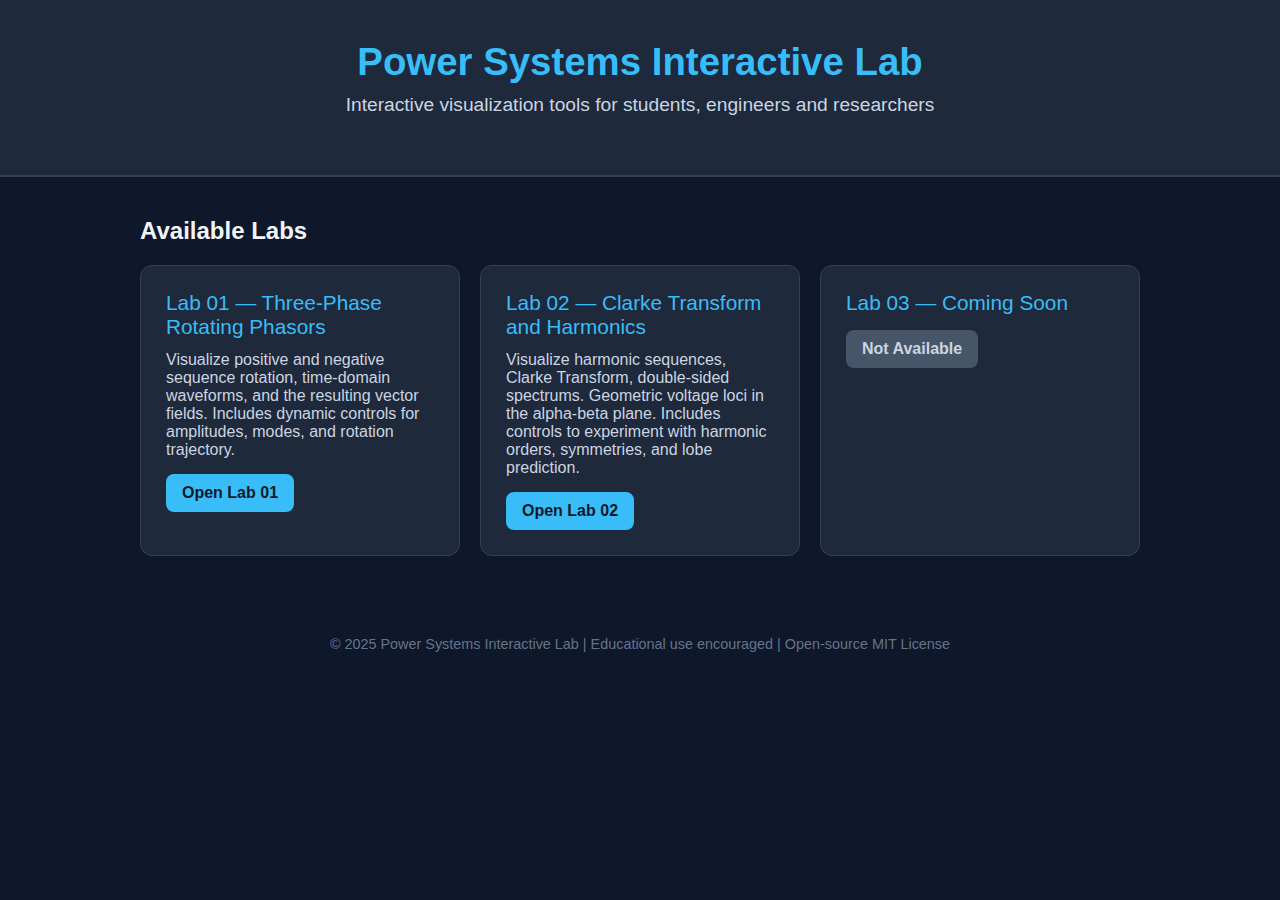
<file: docs/index.html>
<!DOCTYPE html>
<html lang="en">
<head>
    <meta charset="UTF-8" />
    <meta name="viewport" content="width=device-width, initial-scale=1.0" />
    <title>Power Systems Interactive Lab</title>

    <style>
        body {
            margin: 0;
            padding: 0;
            font-family: "Segoe UI", Roboto, Helvetica, Arial, sans-serif;
            background: #0f172a;
            color: #f1f5f9;
        }

        header {
            padding: 40px 20px;
            text-align: center;
            background: #1e293b;
            border-bottom: 2px solid #334155;
        }

        h1 {
            margin: 0;
            font-size: 2.4rem;
            font-weight: 700;
            color: #38bdf8;
        }

        p.subtitle {
            margin-top: 10px;
            font-size: 1.2rem;
            color: #cbd5e1;
        }

        .container {
            max-width: 1000px;
            margin: 40px auto;
            padding: 0 20px;
        }

        .lab-grid {
            display: grid;
            grid-template-columns: repeat(auto-fit, minmax(280px, 1fr));
            gap: 20px;
        }

        .card {
            background: #1e293b;
            border: 1px solid #334155;
            border-radius: 12px;
            padding: 25px;
            transition: transform 0.15s ease, box-shadow 0.15s ease;
        }

        .card:hover {
            transform: translateY(-5px);
            box-shadow: 0 8px 20px rgba(0,0,0,0.4);
        }

        .card-title {
            font-size: 1.3rem;
            color: #38bdf8;
            margin-bottom: 12px;
        }

        .card-desc {
            font-size: 1rem;
            color: #cbd5e1;
            margin-bottom: 15px;
        }

        .btn {
            display: inline-block;
            padding: 10px 16px;
            border-radius: 8px;
            background: #38bdf8;
            color: #0f172a;
            font-weight: 600;
            text-decoration: none;
        }

        footer {
            margin-top: 60px;
            padding: 20px;
            text-align: center;
            color: #64748b;
            font-size: 0.9rem;
        }
    </style>
</head>

<body>

<header>
    <h1>Power Systems Interactive Lab</h1>
    <p class="subtitle">Interactive visualization tools for students, engineers and researchers</p>
</header>

<div class="container">

    <h2>Available Labs</h2>

    <div class="lab-grid">

        <!-- LAB 01 CARD -->
        <div class="card">
            <div class="card-title">Lab 01 — Three-Phase Rotating Phasors</div>
            <div class="card-desc">
                Visualize positive and negative sequence rotation,  
                time-domain waveforms, and the resulting vector fields.  
                Includes dynamic controls for amplitudes, modes, and rotation trajectory.
            </div>
            <a href="./lab01/" class="btn">Open Lab 01</a>
        </div>

        <!-- FUTURE LAB TEMPLATE -->
        <div class="card">
            <div class="card-title">Lab 02 — Clarke Transform and Harmonics</div>
            <div class="card-desc">
				Visualize harmonic sequences, Clarke Transform, double-sided spectrums.
				Geometric voltage loci in the alpha-beta plane. Includes controls to experiment with harmonic orders, symmetries, and lobe prediction.
 
            </div>
            <a href="./lab02/" class="btn">Open Lab 02</a>
        </div>

        <div class="card">
            <div class="card-title">Lab 03 — Coming Soon</div>
            <div class="card-desc">
               
            </div>
            <a href="#" class="btn" style="background:#475569; color:#cbd5e1; cursor:not-allowed;">Not Available</a>
        </div>

    </div>
</div>

<footer>
    © 2025 Power Systems Interactive Lab  
    | Educational use encouraged | Open-source MIT License
</footer>

</body>
</html>
</file>
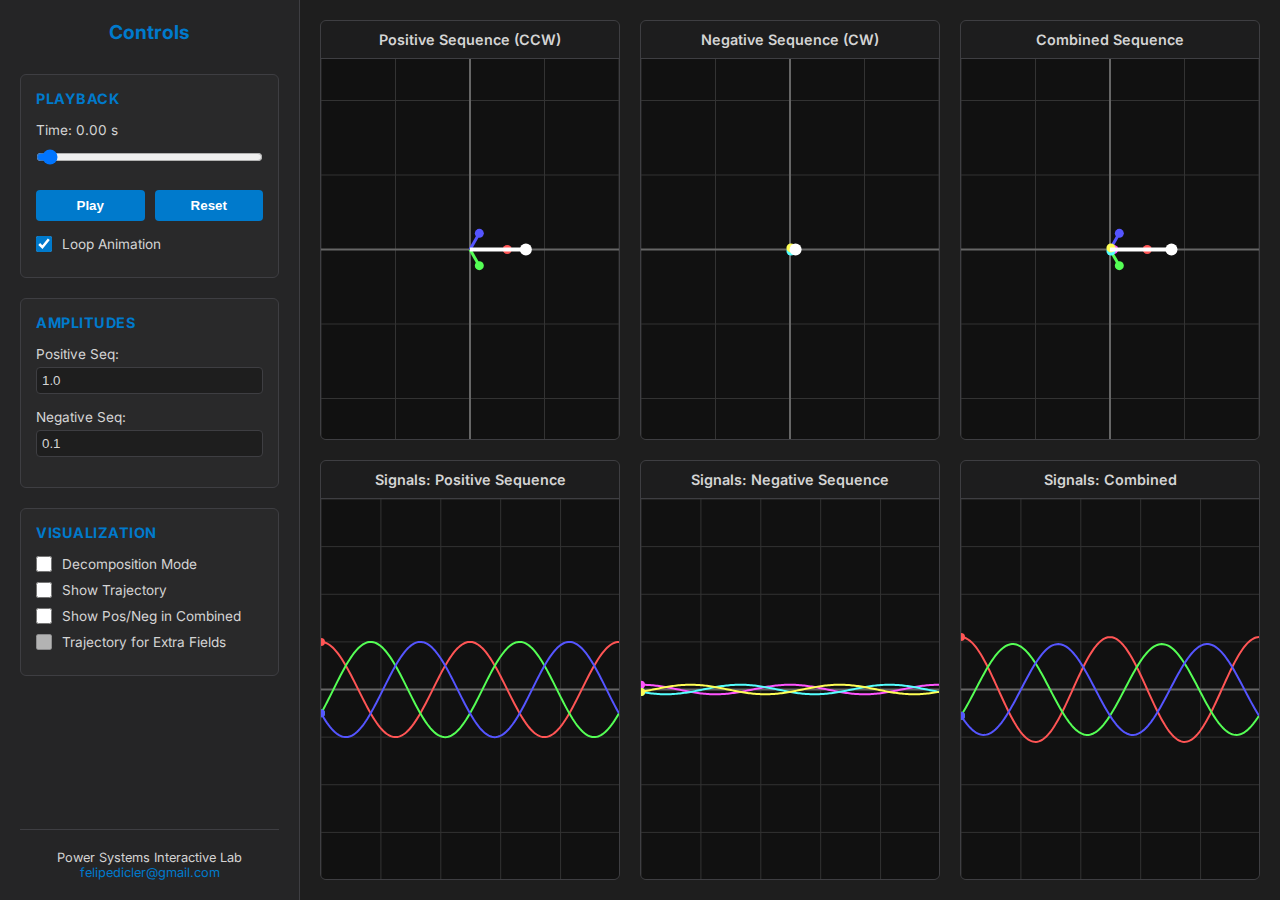
<file: 01/Web_Version/index.html>
<!DOCTYPE html>
<html lang="en">

<head>
    <meta charset="UTF-8">
    <meta name="viewport" content="width=device-width, initial-scale=1.0">
    <title>Three-Phase Sequence Visualization</title>
    <link rel="stylesheet" href="style.css">
    <!-- Google Fonts -->
    <link rel="preconnect" href="https://fonts.googleapis.com">
    <link rel="preconnect" href="https://fonts.gstatic.com" crossorigin>
    <link href="https://fonts.googleapis.com/css2?family=Inter:wght@400;500;600;700&display=swap" rel="stylesheet">
</head>

<body>

    <div class="app-container">
        <!-- Sidebar -->
        <aside class="sidebar">
            <div class="sidebar-header">
                <h2>Controls</h2>
            </div>

            <div class="control-group">
                <h3>Playback</h3>
                <div class="control-item">
                    <label for="time-slider">Time: <span id="time-display">0.00</span> s</label>
                    <input type="range" id="time-slider" min="0" max="199" value="0">
                </div>
                <div class="button-row">
                    <button id="play-btn">Play</button>
                    <button id="reset-btn">Reset</button>
                </div>
                <div class="checkbox-item">
                    <input type="checkbox" id="loop-check" checked>
                    <label for="loop-check">Loop Animation</label>
                </div>
            </div>

            <div class="control-group">
                <h3>Amplitudes</h3>
                <div class="control-item">
                    <label for="amp-pos">Positive Seq:</label>
                    <input type="number" id="amp-pos" value="1.0" step="0.1" min="0" max="10">
                </div>
                <div class="control-item">
                    <label for="amp-neg">Negative Seq:</label>
                    <input type="number" id="amp-neg" value="0.1" step="0.1" min="0" max="10">
                </div>
            </div>

            <div class="control-group">
                <h3>Visualization</h3>
                <div class="checkbox-item">
                    <input type="checkbox" id="decomp-check">
                    <label for="decomp-check">Decomposition Mode</label>
                </div>
                <div class="checkbox-item">
                    <input type="checkbox" id="traj-check">
                    <label for="traj-check">Show Trajectory</label>
                </div>
                <div class="checkbox-item">
                    <input type="checkbox" id="rot-fields-check">
                    <label for="rot-fields-check">Show Pos/Neg in Combined</label>
                </div>
                <div class="checkbox-item">
                    <input type="checkbox" id="extra-traj-check" disabled>
                    <label for="extra-traj-check">Trajectory for Extra Fields</label>
                </div>
            </div>

            <div class="sidebar-footer">
                <p>Power Systems Interactive Lab</p>
                <p><a href="mailto:felipedicler@gmail.com">felipedicler@gmail.com</a></p>
            </div>
        </aside>

        <!-- Main Content -->
        <main class="content">
            <!-- Top Row: Vector Fields -->
            <div class="grid-row">
                <div class="card">
                    <div class="card-header">Positive Sequence (CCW)</div>
                    <div class="canvas-container">
                        <canvas id="field-pos"></canvas>
                    </div>
                </div>
                <div class="card">
                    <div class="card-header">Negative Sequence (CW)</div>
                    <div class="canvas-container">
                        <canvas id="field-neg"></canvas>
                    </div>
                </div>
                <div class="card">
                    <div class="card-header">Combined Sequence</div>
                    <div class="canvas-container">
                        <canvas id="field-comb"></canvas>
                    </div>
                </div>
            </div>

            <!-- Bottom Row: Signals -->
            <div class="grid-row">
                <div class="card">
                    <div class="card-header">Signals: Positive Sequence</div>
                    <div class="canvas-container">
                        <canvas id="signal-pos"></canvas>
                    </div>
                </div>
                <div class="card">
                    <div class="card-header">Signals: Negative Sequence</div>
                    <div class="canvas-container">
                        <canvas id="signal-neg"></canvas>
                    </div>
                </div>
                <div class="card">
                    <div class="card-header">Signals: Combined</div>
                    <div class="canvas-container">
                        <canvas id="signal-comb"></canvas>
                    </div>
                </div>
            </div>
        </main>
    </div>

    <script src="script.js"></script>
</body>

</html>
</file>
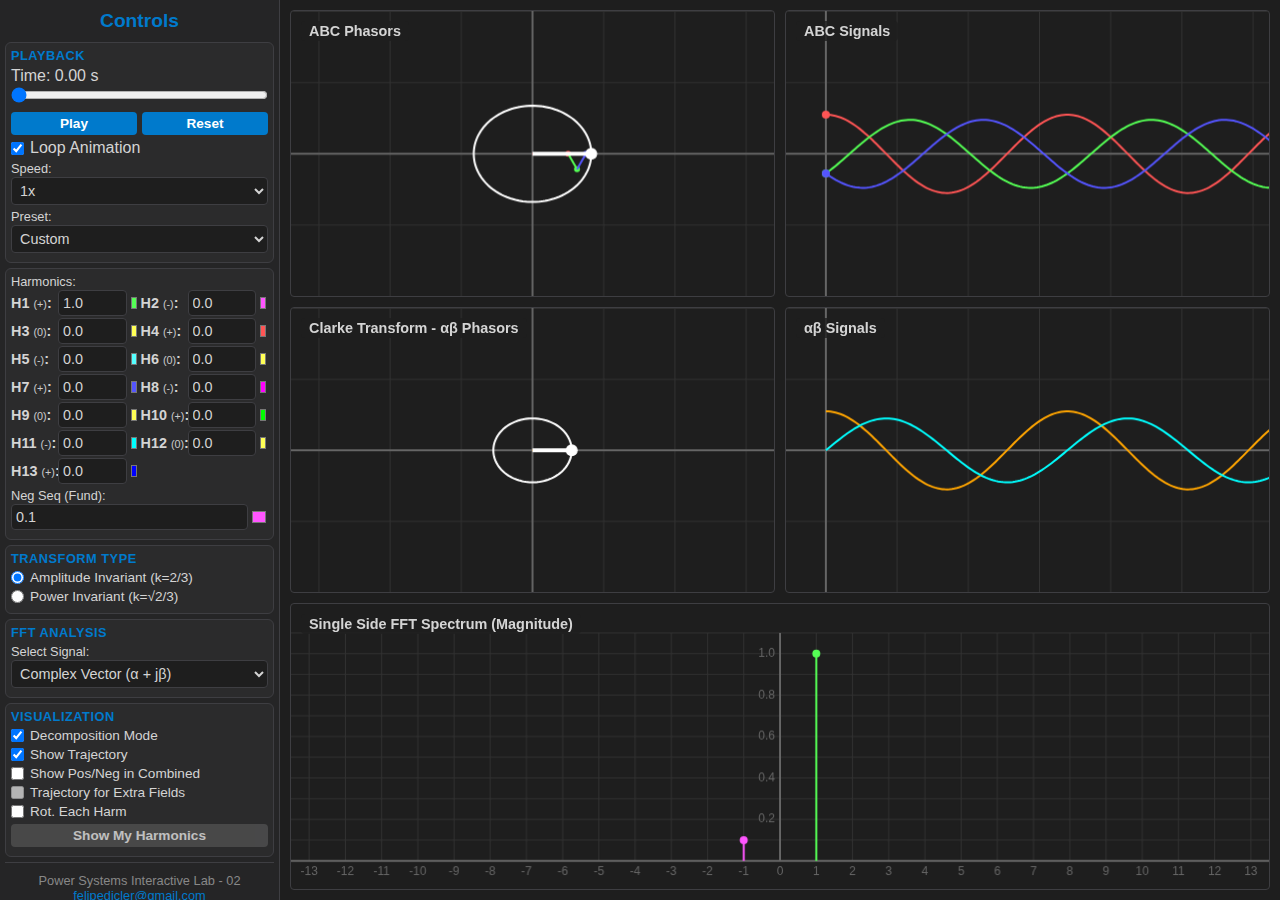
<file: docs/lab02/index.html>
<!DOCTYPE html>
<html lang="en">

<head>
    <meta charset="UTF-8">
    <meta name="viewport" content="width=device-width, initial-scale=1.0">
    <title>Clarke Transform & FFT Visualization</title>
    <link rel="stylesheet" href="style.css">
</head>

<body>
    <div class="container">
        <div class="sidebar">
            <div class="sidebar-header">
                <h2>Controls</h2>
            </div>

            <div class="control-group">
                <h3>Playback</h3>
                <div class="slider-container">
                    <label id="time-display">Time: 0.00 s</label>
                    <input type="range" id="time-slider" min="0" max="199" value="0">
                </div>
                <div class="button-row">
                    <button id="play-btn">Play</button>
                    <button id="reset-btn">Reset</button>
                </div>
                <div class="checkbox-row">
                    <input type="checkbox" id="loop-check" checked>
                    <label for="loop-check">Loop Animation</label>
                </div>
                <div class="input-group">
                    <label for="speed-select">Speed:</label>
                    <select id="speed-select">
                        <option value="0.25">0.25x</option>
                        <option value="0.5">0.5x</option>
                        <option value="1" selected>1x</option>
                        <option value="2">2x</option>
                        <option value="5">5x</option>
                        <option value="10">10x</option>
                    </select>
                </div>
                <div class="input-group">
                    <label for="preset-select">Preset:</label>
                    <select id="preset-select">
                        <option value="Custom">Custom</option>
                        <option value="Wind Blades">Wind Blades</option>
                        <option value="Oak Tree">Oak Tree</option>
                        <option value="Gear">Gear</option>
                        <option value="Hypotrochoid">Hypotrochoid</option>
                        <option value="Pure Sine">Pure Sine</option>
                    </select>
                </div>
            </div>

            <div class="control-group">
                <div class="input-group">
                    <label>Harmonics:</label>
                    <div class="harmonic-inputs">
                        <div class="h-input">
                            <label>H1 <span class="seq-pos">(+)</span>:</label>
                            <input type="number" id="amp-h1" value="1.0" step="0.1" min="0" max="10">
                            <input type="color" id="color-h1" value="#55FF55">
                        </div>
                        <div class="h-input">
                            <label>H2 <span class="seq-neg">(-)</span>:</label>
                            <input type="number" id="amp-h2" value="0.0" step="0.1" min="0" max="10">
                            <input type="color" id="color-h2" value="#FF55FF">
                        </div>
                        <div class="h-input">
                            <label>H3 <span class="seq-zero">(0)</span>:</label>
                            <input type="number" id="amp-h3" value="0.0" step="0.1" min="0" max="10">
                            <input type="color" id="color-h3" value="#FFFF55">
                        </div>
                        <div class="h-input">
                            <label>H4 <span class="seq-pos">(+)</span>:</label>
                            <input type="number" id="amp-h4" value="0.0" step="0.1" min="0" max="10">
                            <input type="color" id="color-h4" value="#FF5555">
                        </div>
                        <div class="h-input">
                            <label>H5 <span class="seq-neg">(-)</span>:</label>
                            <input type="number" id="amp-h5" value="0.0" step="0.1" min="0" max="10">
                            <input type="color" id="color-h5" value="#55FFFF">
                        </div>
                        <div class="h-input">
                            <label>H6 <span class="seq-zero">(0)</span>:</label>
                            <input type="number" id="amp-h6" value="0.0" step="0.1" min="0" max="10">
                            <input type="color" id="color-h6" value="#FFFF55">
                        </div>
                        <div class="h-input">
                            <label>H7 <span class="seq-pos">(+)</span>:</label>
                            <input type="number" id="amp-h7" value="0.0" step="0.1" min="0" max="10">
                            <input type="color" id="color-h7" value="#5555FF">
                        </div>
                        <div class="h-input">
                            <label>H8 <span class="seq-neg">(-)</span>:</label>
                            <input type="number" id="amp-h8" value="0.0" step="0.1" min="0" max="10">
                            <input type="color" id="color-h8" value="#FF00FF">
                        </div>
                        <div class="h-input">
                            <label>H9 <span class="seq-zero">(0)</span>:</label>
                            <input type="number" id="amp-h9" value="0.0" step="0.1" min="0" max="10">
                            <input type="color" id="color-h9" value="#FFFF55">
                        </div>
                        <div class="h-input">
                            <label>H10 <span class="seq-pos">(+)</span>:</label>
                            <input type="number" id="amp-h10" value="0.0" step="0.1" min="0" max="10">
                            <input type="color" id="color-h10" value="#00FF00">
                        </div>
                        <div class="h-input">
                            <label>H11 <span class="seq-neg">(-)</span>:</label>
                            <input type="number" id="amp-h11" value="0.0" step="0.1" min="0" max="10">
                            <input type="color" id="color-h11" value="#00FFFF">
                        </div>
                        <div class="h-input">
                            <label>H12 <span class="seq-zero">(0)</span>:</label>
                            <input type="number" id="amp-h12" value="0.0" step="0.1" min="0" max="10">
                            <input type="color" id="color-h12" value="#FFFF55">
                        </div>
                        <div class="h-input">
                            <label>H13 <span class="seq-pos">(+)</span>:</label>
                            <input type="number" id="amp-h13" value="0.0" step="0.1" min="0" max="10">
                            <input type="color" id="color-h13" value="#0000FF">
                        </div>
                    </div>
                </div>
                <div class="input-group">
                    <label for="amp-neg">Neg Seq (Fund):</label>
                    <div class="h-input">
                        <input type="number" id="amp-neg" value="0.1" step="0.1" min="0" max="10">
                        <input type="color" id="color-neg" value="#FF55FF">
                    </div>
                </div>
            </div>

            <div class="control-group">
                <h3>Transform Type</h3>
                <div class="radio-group">
                    <div>
                        <input type="radio" id="trans-amp" name="transform-type" value="amp" checked>
                        <label for="trans-amp">Amplitude Invariant (k=2/3)</label>
                    </div>
                    <div>
                        <input type="radio" id="trans-power" name="transform-type" value="power">
                        <label for="trans-power">Power Invariant (k=√2/3)</label>
                    </div>
                </div>
            </div>

            <div class="control-group">
                <h3>FFT Analysis</h3>
                <div class="input-group">
                    <label for="fft-signal-select">Select Signal:</label>
                    <select id="fft-signal-select">
                        <option value="Phase A">Phase A</option>
                        <option value="Phase B">Phase B</option>
                        <option value="Phase C">Phase C</option>
                        <option value="Alpha">Alpha</option>
                        <option value="Beta">Beta</option>
                        <option value="Complex Vector" selected>Complex Vector (α + jβ)</option>
                    </select>
                </div>
            </div>

            <div class="control-group">
                <h3>Visualization</h3>
                <div class="checkbox-group">
                    <div>
                        <input type="checkbox" id="decomp-check" checked>
                        <label for="decomp-check">Decomposition Mode</label>
                    </div>
                    <div>
                        <input type="checkbox" id="traj-check" checked>
                        <label for="traj-check">Show Trajectory</label>
                    </div>
                    <div>
                        <input type="checkbox" id="rot-fields-check">
                        <label for="rot-fields-check">Show Pos/Neg in Combined</label>
                    </div>
                    <div>
                        <input type="checkbox" id="extra-traj-check" disabled>
                        <label for="extra-traj-check">Trajectory for Extra Fields</label>
                    </div>
                    <div>
                        <input type="checkbox" id="rot-harm-check">
                        <label for="rot-harm-check">Rot. Each Harm</label>
                    </div>
                    <div class="button-row" style="margin-top: 5px;">
                        <button id="show-harm-btn" disabled>Show My Harmonics</button>
                    </div>
                </div>
            </div>

            <div class="sidebar-footer">
                <p>Power Systems Interactive Lab - 02</p>
                <a href="mailto:felipedicler@gmail.com">felipedicler@gmail.com</a>
            </div>
        </div>

        <div class="main-content">
            <div class="plot-grid" style="position: relative;">
                <svg id="overlay"
                    style="position: absolute; width: 100%; height: 100%; pointer-events: none; z-index: 100; top: 0; left: 0;"></svg>
                <div class="plot-container">
                    <h3> ABC Phasors</h3>
                    <canvas id="field-combined"></canvas>
                </div>
                <div class="plot-container">
                    <h3>ABC Signals</h3>
                    <canvas id="signal-combined"></canvas>
                </div>
                <div class="plot-container">
                    <h3>Clarke Transform - αβ Phasors</h3>
                    <canvas id="field-clarke"></canvas>
                </div>
                <div class="plot-container">
                    <h3>αβ Signals</h3>
                    <canvas id="signal-clarke"></canvas>
                </div>
                <div class="plot-container fft-container">
                    <h3>Single Side FFT Spectrum (Magnitude)</h3>
                    <canvas id="signal-fft"></canvas>
                </div>
            </div>
        </div>
    </div>
    <script src="script.js"></script>
</body>

</html>
</file>
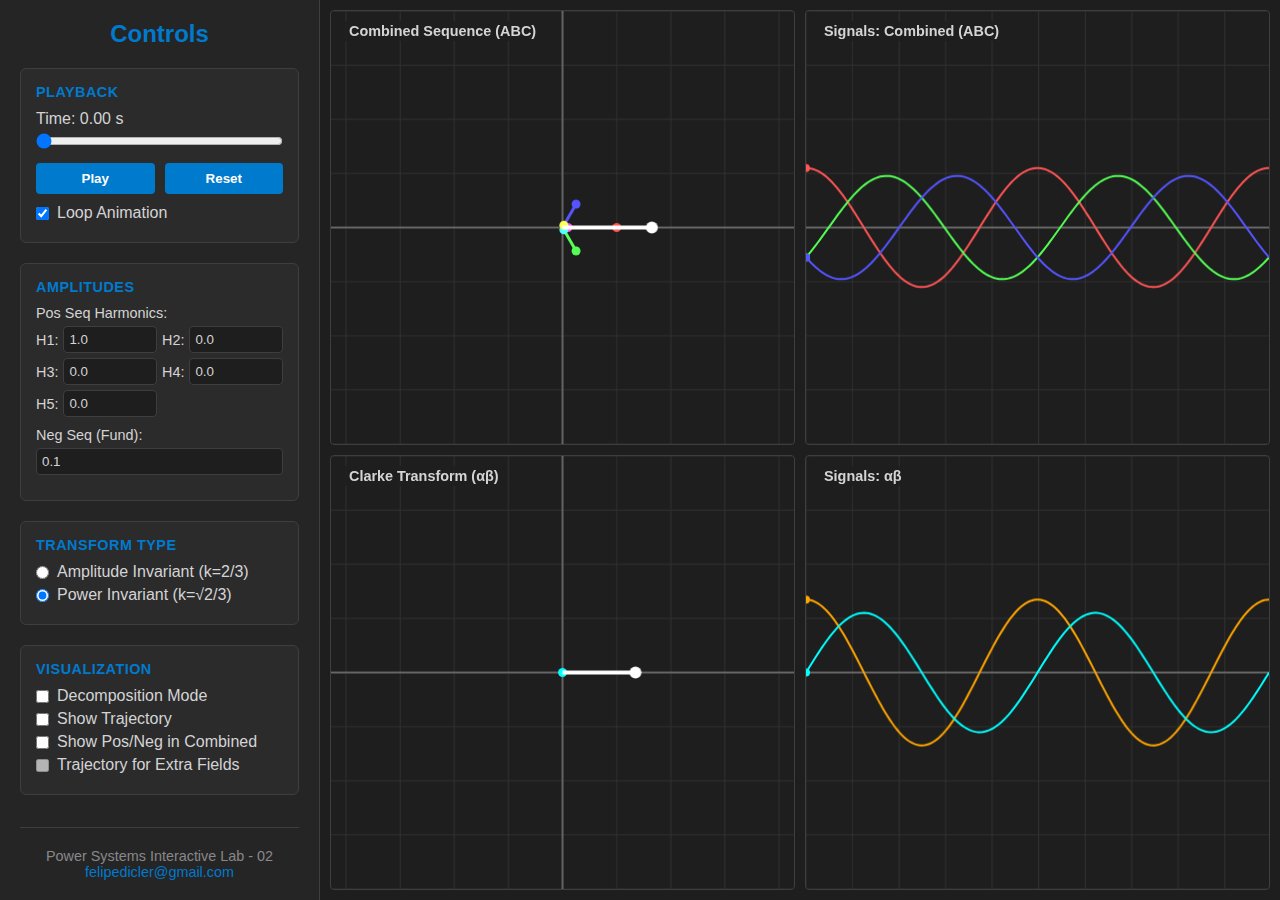
<file: docs/lab02_old/web_version/index.html>
<!DOCTYPE html>
<html lang="en">

<head>
    <meta charset="UTF-8">
    <meta name="viewport" content="width=device-width, initial-scale=1.0">
    <title>Clarke Transform Visualization</title>
    <link rel="stylesheet" href="style.css">
</head>

<body>
    <div class="container">
        <div class="sidebar">
            <div class="sidebar-header">
                <h2>Controls</h2>
            </div>

            <div class="control-group">
                <h3>Playback</h3>
                <div class="slider-container">
                    <label id="time-display">Time: 0.00 s</label>
                    <input type="range" id="time-slider" min="0" max="199" value="0">
                </div>
                <div class="button-row">
                    <button id="play-btn">Play</button>
                    <button id="reset-btn">Reset</button>
                </div>
                <div class="checkbox-row">
                    <input type="checkbox" id="loop-check" checked>
                    <label for="loop-check">Loop Animation</label>
                </div>
            </div>

            <div class="control-group">
                <h3>Amplitudes</h3>
                <div class="input-group">
                    <label>Pos Seq Harmonics:</label>
                    <div class="harmonic-inputs">
                        <div class="h-input">
                            <label>H1:</label>
                            <input type="number" id="amp-h1" value="1.0" step="0.1" min="0" max="10">
                        </div>
                        <div class="h-input">
                            <label>H2:</label>
                            <input type="number" id="amp-h2" value="0.0" step="0.1" min="0" max="10">
                        </div>
                        <div class="h-input">
                            <label>H3:</label>
                            <input type="number" id="amp-h3" value="0.0" step="0.1" min="0" max="10">
                        </div>
                        <div class="h-input">
                            <label>H4:</label>
                            <input type="number" id="amp-h4" value="0.0" step="0.1" min="0" max="10">
                        </div>
                        <div class="h-input">
                            <label>H5:</label>
                            <input type="number" id="amp-h5" value="0.0" step="0.1" min="0" max="10">
                        </div>
                    </div>
                </div>
                <div class="input-group">
                    <label for="amp-neg">Neg Seq (Fund):</label>
                    <input type="number" id="amp-neg" value="0.1" step="0.1" min="0" max="10">
                </div>
            </div>

            <div class="control-group">
                <h3>Transform Type</h3>
                <div class="radio-group">
                    <div>
                        <input type="radio" id="trans-amp" name="transform-type" value="amp">
                        <label for="trans-amp">Amplitude Invariant (k=2/3)</label>
                    </div>
                    <div>
                        <input type="radio" id="trans-power" name="transform-type" value="power" checked>
                        <label for="trans-power">Power Invariant (k=√2/3)</label>
                    </div>
                </div>
            </div>

            <div class="control-group">
                <h3>Visualization</h3>
                <div class="checkbox-group">
                    <div>
                        <input type="checkbox" id="decomp-check">
                        <label for="decomp-check">Decomposition Mode</label>
                    </div>
                    <div>
                        <input type="checkbox" id="traj-check">
                        <label for="traj-check">Show Trajectory</label>
                    </div>
                    <div>
                        <input type="checkbox" id="rot-fields-check">
                        <label for="rot-fields-check">Show Pos/Neg in Combined</label>
                    </div>
                    <div>
                        <input type="checkbox" id="extra-traj-check" disabled>
                        <label for="extra-traj-check">Trajectory for Extra Fields</label>
                    </div>
                </div>
            </div>

            <div class="sidebar-footer">
                <p>Power Systems Interactive Lab - 02</p>
                <a href="mailto:felipedicler@gmail.com">felipedicler@gmail.com</a>
            </div>
        </div>

        <div class="main-content">
            <div class="plot-grid">
                <div class="plot-container">
                    <h3>Combined Sequence (ABC)</h3>
                    <canvas id="field-combined"></canvas>
                </div>
                <div class="plot-container">
                    <h3>Signals: Combined (ABC)</h3>
                    <canvas id="signal-combined"></canvas>
                </div>
                <div class="plot-container">
                    <h3>Clarke Transform (αβ)</h3>
                    <canvas id="field-clarke"></canvas>
                </div>
                <div class="plot-container">
                    <h3>Signals: αβ</h3>
                    <canvas id="signal-clarke"></canvas>
                </div>
            </div>
        </div>
    </div>
    <script src="script.js"></script>
</body>

</html>
</file>
<file: 01/Web_Version/style.css>
:root {
    --bg-color: #1e1e1e;
    --panel-color: #252526;
    --text-color: #d4d4d4;
    --accent-color: #007acc;
    --accent-hover: #0098ff;
    --border-color: #3e3e42;
    --card-bg: #1e1e1e;
    /* Same as bg for seamless look, or slightly lighter */
    --font-family: 'Inter', sans-serif;
}

* {
    box-sizing: border-box;
    margin: 0;
    padding: 0;
}

body {
    background-color: var(--bg-color);
    color: var(--text-color);
    font-family: var(--font-family);
    height: 100vh;
    overflow: hidden;
    /* Prevent full page scroll, handle in content */
}

.app-container {
    display: flex;
    height: 100%;
}

/* Sidebar */
.sidebar {
    width: 300px;
    background-color: var(--panel-color);
    border-right: 1px solid var(--border-color);
    padding: 20px;
    display: flex;
    flex-direction: column;
    gap: 20px;
    overflow-y: auto;
    flex-shrink: 0;
    position: relative;
}

.sidebar-footer {
    margin-top: auto;
    padding-top: 20px;
    border-top: 1px solid var(--border-color);
    font-size: 0.8rem;
    color: var(--text-color);
    text-align: center;
}

.sidebar-footer a {
    color: var(--accent-color);
    text-decoration: none;
}

.sidebar-footer a:hover {
    text-decoration: underline;
}

.sidebar-header h2 {
    color: var(--accent-color);
    font-size: 1.2rem;
    text-align: center;
    margin-bottom: 10px;
}

.control-group {
    border: 1px solid var(--border-color);
    border-radius: 6px;
    padding: 15px;
    background-color: rgba(255, 255, 255, 0.02);
}

.control-group h3 {
    font-size: 0.9rem;
    color: var(--accent-color);
    margin-bottom: 15px;
    text-transform: uppercase;
    letter-spacing: 0.5px;
}

.control-item {
    margin-bottom: 15px;
}

.control-item label {
    display: block;
    font-size: 0.85rem;
    margin-bottom: 5px;
}

.control-item input[type="number"],
.control-item input[type="range"] {
    width: 100%;
    background-color: var(--bg-color);
    border: 1px solid var(--border-color);
    color: var(--text-color);
    padding: 5px;
    border-radius: 4px;
}

.button-row {
    display: flex;
    gap: 10px;
    margin-bottom: 15px;
}

button {
    flex: 1;
    background-color: var(--accent-color);
    color: white;
    border: none;
    padding: 8px;
    border-radius: 4px;
    cursor: pointer;
    font-weight: 600;
    transition: background-color 0.2s;
}

button:hover {
    background-color: var(--accent-hover);
}

.checkbox-item {
    display: flex;
    align-items: center;
    gap: 10px;
    margin-bottom: 10px;
    font-size: 0.85rem;
}

input[type="checkbox"] {
    accent-color: var(--accent-color);
    width: 16px;
    height: 16px;
}

/* Main Content */
.content {
    flex: 1;
    padding: 20px;
    display: flex;
    flex-direction: column;
    gap: 20px;
    overflow-y: auto;
}

.grid-row {
    display: flex;
    gap: 20px;
    flex: 1;
    min-height: 300px;
}

.card {
    flex: 1;
    background-color: var(--panel-color);
    border: 1px solid var(--border-color);
    border-radius: 6px;
    display: flex;
    flex-direction: column;
    overflow: hidden;
}

.card-header {
    padding: 10px;
    background-color: rgba(0, 0, 0, 0.2);
    font-size: 0.9rem;
    font-weight: 600;
    text-align: center;
    border-bottom: 1px solid var(--border-color);
}

.canvas-container {
    flex: 1;
    position: relative;
    width: 100%;
    height: 100%;
    background-color: #111;
    /* Slightly darker for plots */
}

canvas {
    display: block;
    width: 100%;
    height: 100%;
}
</file>
<file: docs/lab02/style.css>
:root {
    --bg-color: #1e1e1e;
    --panel-color: #252526;
    --text-color: #d4d4d4;
    --accent-color: #007acc;
    --accent-hover: #0098ff;
    --border-color: #3e3e42;
}

* {
    box-sizing: border-box;
    margin: 0;
    padding: 0;
}

body {
    font-family: 'Segoe UI', sans-serif;
    background-color: var(--bg-color);
    color: var(--text-color);
    height: 100vh;
    overflow: hidden;
}

.container {
    display: flex;
    height: 100%;
}

/* Sidebar */
.sidebar {
    width: 280px;
    background-color: var(--panel-color);
    border-right: 1px solid var(--border-color);
    padding: 5px;
    /* Compact padding */
    display: flex;
    flex-direction: column;
    gap: 5px;
    /* Compact gap */
    overflow-y: auto;
}

.sidebar-header h2 {
    color: var(--accent-color);
    text-align: center;
    font-size: 1.2rem;
    margin: 5px 0;
}

.control-group {
    background-color: rgba(255, 255, 255, 0.03);
    padding: 5px;
    /* Compact padding */
    border-radius: 6px;
    border: 1px solid var(--border-color);
}

.control-group h3 {
    color: var(--accent-color);
    font-size: 0.8rem;
    margin-bottom: 4px;
    text-transform: uppercase;
    letter-spacing: 0.5px;
}

/* Inputs */
.slider-container {
    margin-bottom: 5px;
}

input[type="range"] {
    width: 100%;
    margin-top: 2px;
}

.button-row {
    display: flex;
    gap: 5px;
    margin-bottom: 4px;
}

button {
    flex: 1;
    background-color: var(--accent-color);
    color: white;
    border: none;
    padding: 4px;
    /* Compact padding */
    border-radius: 4px;
    cursor: pointer;
    font-weight: bold;
    font-size: 0.85rem;
    transition: background 0.2s;
}

button:hover {
    background-color: var(--accent-hover);
}

button:disabled {
    background-color: #555;
    cursor: not-allowed;
    opacity: 0.7;
}

.checkbox-row,
.checkbox-group div,
.radio-group div {
    display: flex;
    align-items: center;
    gap: 6px;
    margin-bottom: 4px;
}

.checkbox-group div label,
.radio-group div label {
    font-size: 0.85rem;
}

.input-group {
    margin-bottom: 4px;
}

.input-group label {
    display: block;
    margin-bottom: 1px;
    font-size: 0.8rem;
}

.input-group input[type="number"],
.input-group select {
    width: 100%;
    background-color: var(--bg-color);
    border: 1px solid var(--border-color);
    color: var(--text-color);
    padding: 4px;
    border-radius: 4px;
    font-size: 0.9rem;
}

.harmonic-inputs {
    display: grid;
    grid-template-columns: 1fr 1fr;
    gap: 2px;
}

.h-input {
    display: flex;
    align-items: center;
    gap: 2px;
}

.h-input label {
    margin: 0;
    width: auto;
    min-width: 45px;
    font-size: 0.9rem;
    font-weight: bold;
    white-space: nowrap;
}

input[type="color"] {
    width: 20px;
    height: 20px;
    border: none;
    padding: 0;
    background: none;
    cursor: pointer;
}

/* Main Content */
.main-content {
    flex: 1;
    padding: 10px;
    background-color: var(--bg-color);
}

.plot-grid {
    display: grid;
    grid-template-columns: 1fr 1fr;
    grid-template-rows: 1fr 1fr 1fr;
    /* 3 rows */
    gap: 10px;
    height: 100%;
}

.plot-container {
    background-color: var(--bg-color);
    border: 1px solid var(--border-color);
    border-radius: 4px;
    position: relative;
    display: flex;
    flex-direction: column;
    overflow: hidden;
}

.fft-container {
    grid-column: 1 / span 2;
    /* Span 2 columns */
}

.plot-container h3 {
    position: absolute;
    top: 10px;
    left: 10px;
    background-color: rgba(30, 30, 30, 0.8);
    padding: 2px 8px;
    border-radius: 4px;
    font-size: 0.9rem;
    z-index: 10;
    pointer-events: none;
}

canvas {
    flex: 1;
    width: 100%;
    height: 100%;
    cursor: crosshair;
}

.sidebar-footer {
    margin-top: auto;
    padding-top: 10px;
    border-top: 1px solid var(--border-color);
    text-align: center;
    font-size: 0.8rem;
    color: #888;
}

.sidebar-footer a {
    color: var(--accent-color);
    text-decoration: none;
}

.sidebar-footer a:hover {
    text-decoration: underline;
}

.seq-pos {
    color: #ccc;
    font-weight: normal;
    font-size: 0.75em;
}

.seq-neg {
    color: #ccc;
    font-weight: normal;
    font-size: 0.75em;
}

.seq-zero {
    color: #ccc;
    font-weight: normal;
    font-size: 0.75em;
}
</file>
<file: docs/lab02_old/web_version/style.css>
:root {
    --bg-color: #1e1e1e;
    --panel-color: #252526;
    --text-color: #d4d4d4;
    --accent-color: #007acc;
    --accent-hover: #0098ff;
    --border-color: #3e3e42;
}

* {
    box-sizing: border-box;
    margin: 0;
    padding: 0;
}

body {
    font-family: 'Segoe UI', sans-serif;
    background-color: var(--bg-color);
    color: var(--text-color);
    height: 100vh;
    overflow: hidden;
}

.container {
    display: flex;
    height: 100%;
}

/* Sidebar */
.sidebar {
    width: 320px;
    background-color: var(--panel-color);
    border-right: 1px solid var(--border-color);
    padding: 20px;
    display: flex;
    flex-direction: column;
    gap: 20px;
    overflow-y: auto;
}

.sidebar-header h2 {
    color: var(--accent-color);
    text-align: center;
}

.control-group {
    background-color: rgba(255, 255, 255, 0.03);
    padding: 15px;
    border-radius: 6px;
    border: 1px solid var(--border-color);
}

.control-group h3 {
    color: var(--accent-color);
    font-size: 0.9rem;
    margin-bottom: 10px;
    text-transform: uppercase;
    letter-spacing: 0.5px;
}

/* Inputs */
.slider-container {
    margin-bottom: 10px;
}

input[type="range"] {
    width: 100%;
    margin-top: 5px;
}

.button-row {
    display: flex;
    gap: 10px;
    margin-bottom: 10px;
}

button {
    flex: 1;
    background-color: var(--accent-color);
    color: white;
    border: none;
    padding: 8px;
    border-radius: 4px;
    cursor: pointer;
    font-weight: bold;
    transition: background 0.2s;
}

button:hover {
    background-color: var(--accent-hover);
}

.checkbox-row, .checkbox-group div, .radio-group div {
    display: flex;
    align-items: center;
    gap: 8px;
    margin-bottom: 5px;
}

.input-group {
    margin-bottom: 10px;
}

.input-group label {
    display: block;
    margin-bottom: 5px;
    font-size: 0.9rem;
}

.input-group input[type="number"] {
    width: 100%;
    background-color: var(--bg-color);
    border: 1px solid var(--border-color);
    color: var(--text-color);
    padding: 5px;
    border-radius: 4px;
}

.harmonic-inputs {
    display: grid;
    grid-template-columns: 1fr 1fr;
    gap: 5px;
}

.h-input {
    display: flex;
    align-items: center;
    gap: 5px;
}

.h-input label {
    margin: 0;
    width: 25px;
}

/* Main Content */
.main-content {
    flex: 1;
    padding: 10px;
    background-color: var(--bg-color);
}

.plot-grid {
    display: grid;
    grid-template-columns: 1fr 1fr;
    grid-template-rows: 1fr 1fr;
    gap: 10px;
    height: 100%;
}

.plot-container {
    background-color: var(--bg-color); /* Transparent to show grid lines if needed, or solid */
    border: 1px solid var(--border-color);
    border-radius: 4px;
    position: relative;
    display: flex;
    flex-direction: column;
    overflow: hidden; /* Important for zoom/pan */
}

.plot-container h3 {
    position: absolute;
    top: 10px;
    left: 10px;
    background-color: rgba(30, 30, 30, 0.8);
    padding: 2px 8px;
    border-radius: 4px;
    font-size: 0.9rem;
    z-index: 10;
    pointer-events: none;
}

canvas {
    flex: 1;
    width: 100%;
    height: 100%;
    cursor: crosshair;
}

.sidebar-footer {
    margin-top: auto;
    padding-top: 20px;
    border-top: 1px solid var(--border-color);
    text-align: center;
    font-size: 0.9rem;
    color: #888;
}

.sidebar-footer a {
    color: var(--accent-color);
    text-decoration: none;
}

.sidebar-footer a:hover {
    text-decoration: underline;
}
</file>
